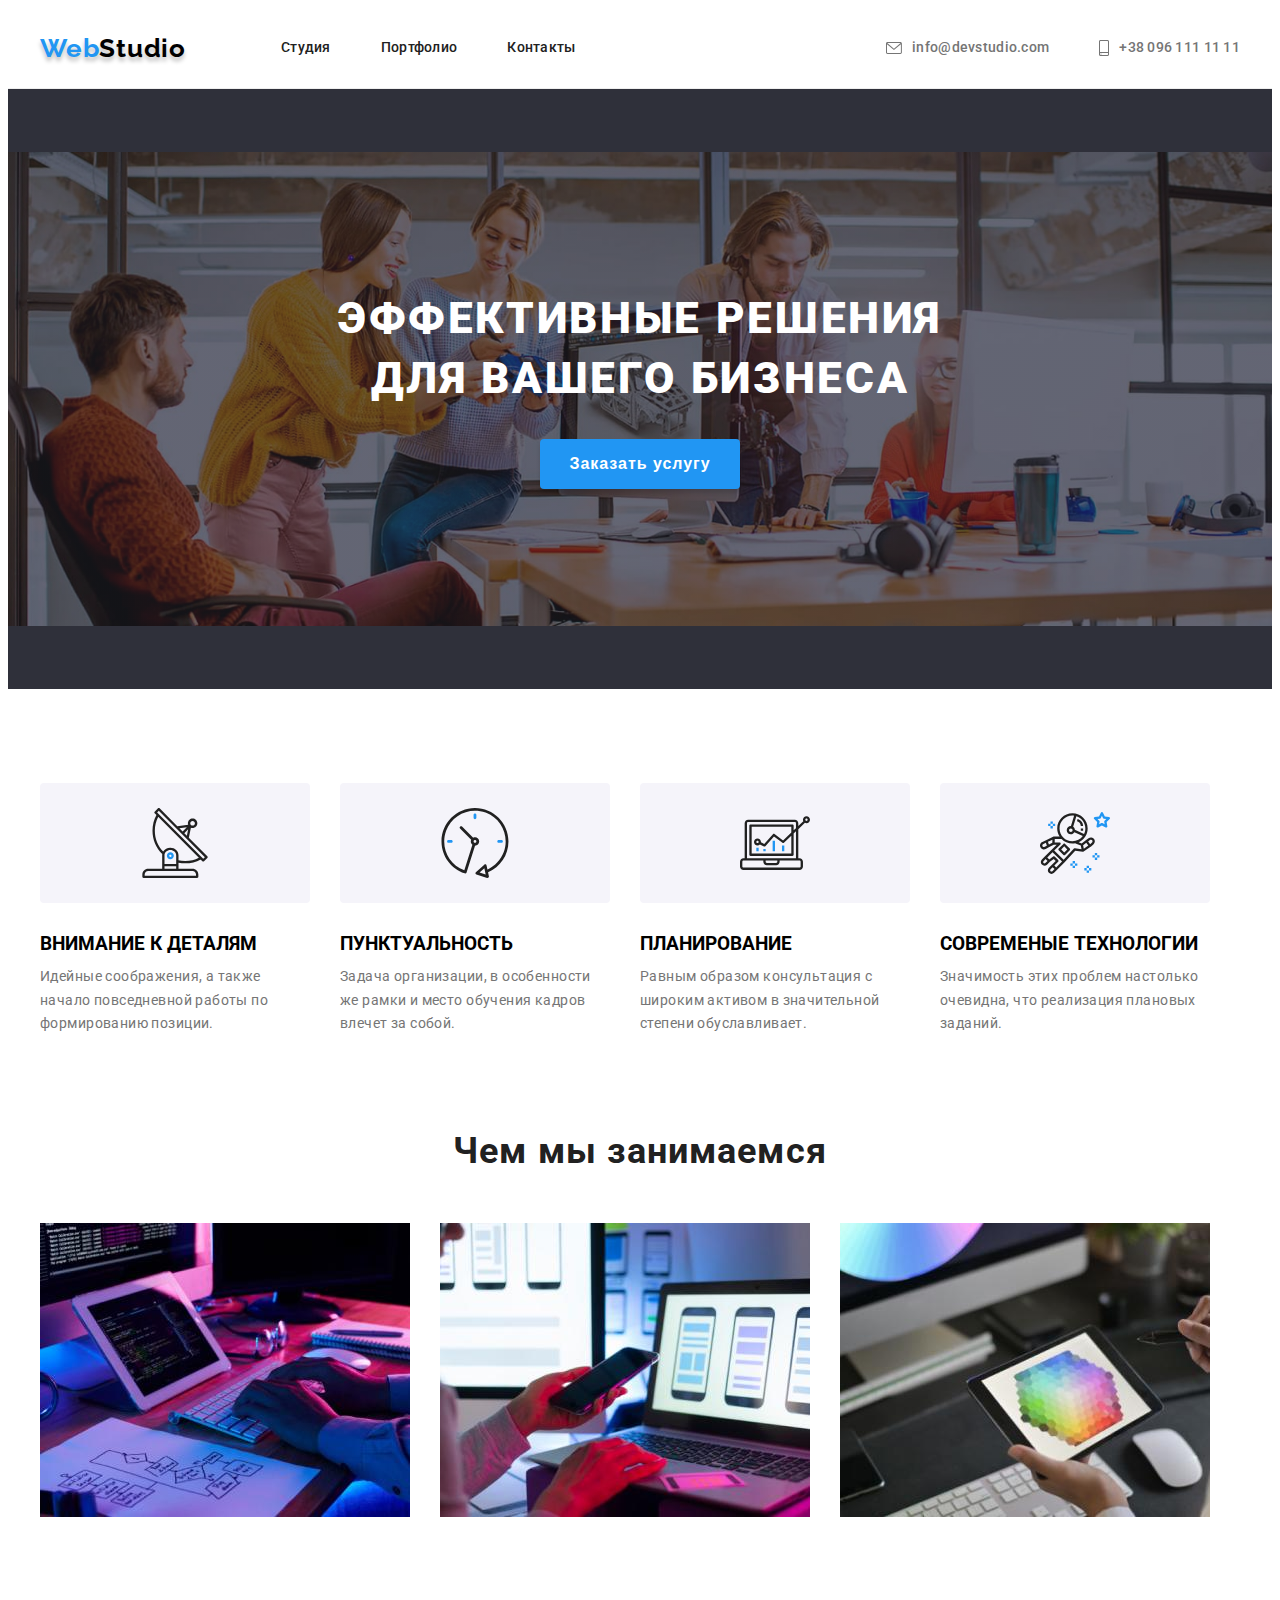
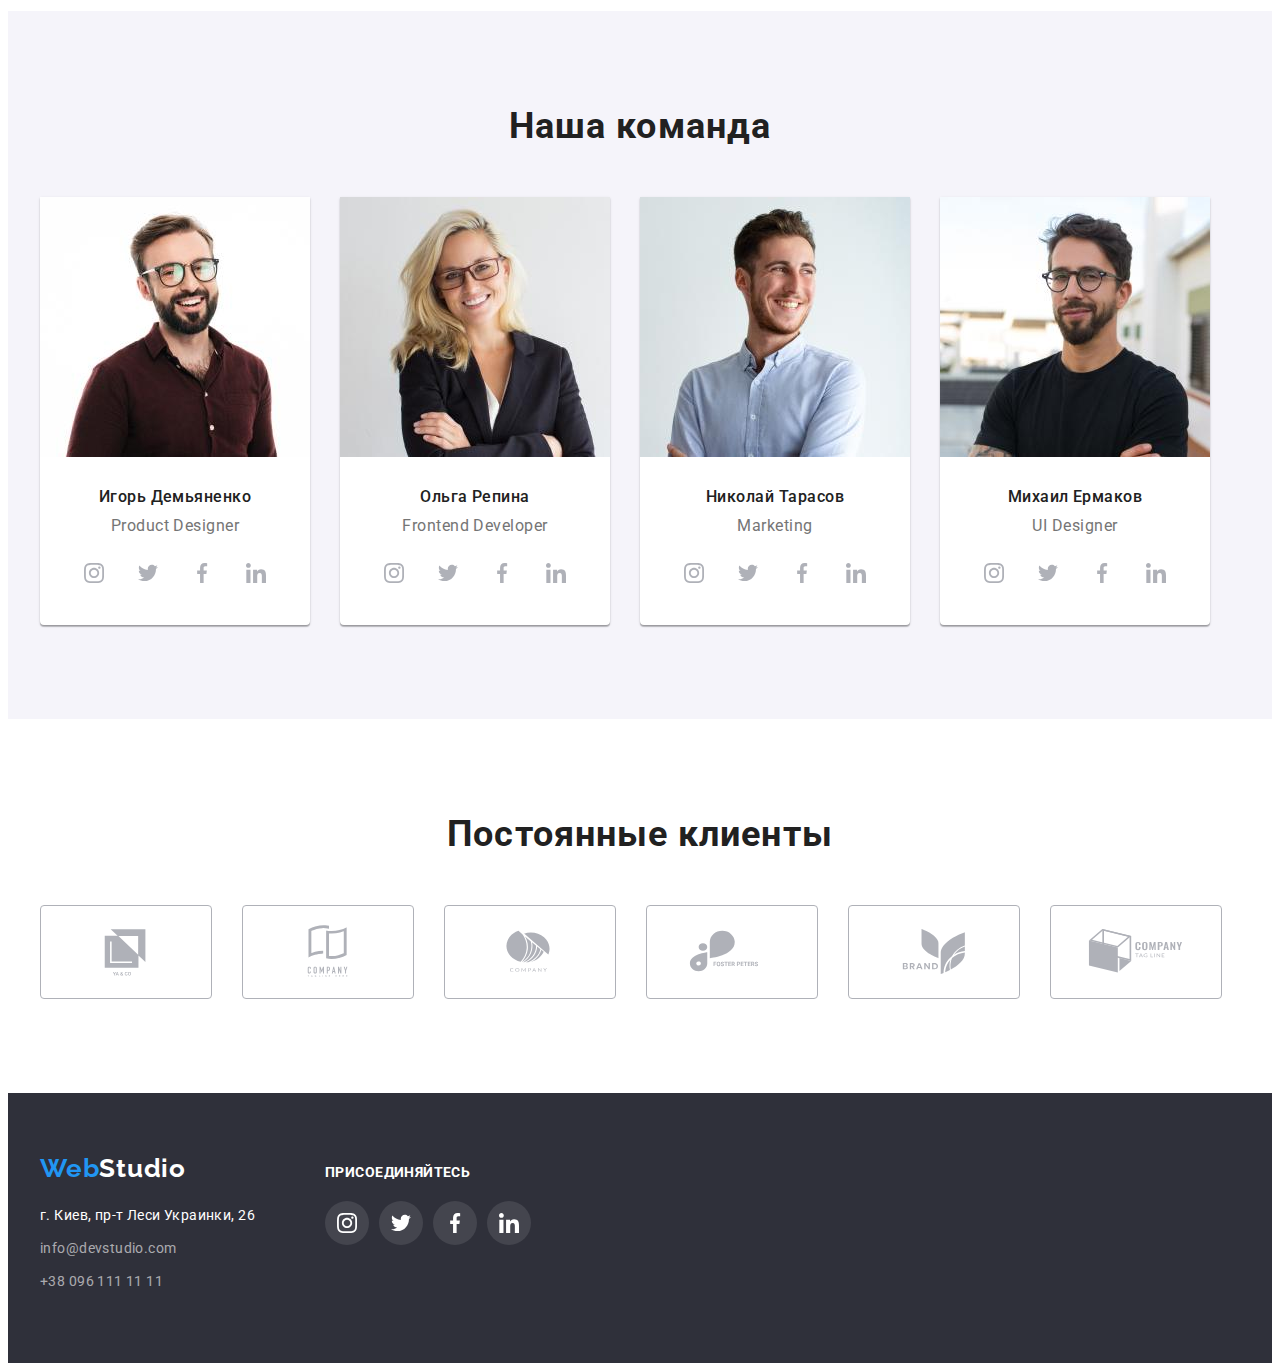
<file: index.html>
<!DOCTYPE html>
<html lang="ru">
    <head>
        <meta charset="UTF-8">
        <meta http-equiv="X-UA-Compatible" content="IE=edge">
        <meta name="viewport" content="width=device-width, initial-scale=1.0">
        <title>Document</title>
        <link rel="preconnect" href="https://fonts.googleapis.com">
        <link rel="preconnect" href="https://fonts.gstatic.com" crossorigin>
        <link href="https://fonts.googleapis.com/css2?family=Raleway:wght@700&family=Roboto:wght@400;500;700;900&display=swap" rel="stylesheet">
        <link rel="stylesheet" href="https://cdnjs.cloudflare.com/ajax/libs/modern-normalize/1.1.0/modern-normalize.min.css"
            integrity="sha512-wpPYUAdjBVSE4KJnH1VR1HeZfpl1ub8YT/NKx4PuQ5NmX2tKuGu6U/JRp5y+Y8XG2tV+wKQpNHVUX03MfMFn9Q=="
            crossorigin="anonymous" referrerpolicy="no-referrer" />
        <link rel="stylesheet" href="./css/styles.css" />
    </head>
        <body>
                <!-- Sectiov Header -->
                <header class="header">
                    <div class="conteiner header-conteiner">
                        <nav class="header-navigation">
                            <a class="header-logo" href="./index.html">
                                <span class="logo-web">Web</span>Studio
                            </a>
                            <ul class="header-list">
                                <li class="header-item">
                                    <a class="header-link" href="./index.html">Студия</a>
                                </li>
                                <li class="header-item">
                                    <a class="header-link" href="./portfolio.html">Портфолио</a>
                                </li>
                                <li class="header-item">
                                    <a class="header-link" href="#contacts">Контакты</a>
                                </li>
                            </ul>
                        </nav>
                            <ul class="header-contacts-list">
                                <li class="header-item">
                                    <a class="header-contacts-link" href="mailto:info@devstudio.com">
                                        <svg class="contacts-icon" width="16" height="12">
                                            <use href="./images/icons.svg#icon-envelope"></use>
                                        </svg>info@devstudio.com
                                    </a>
                                </li>
                                <li class="header-item">
                                    <a class="header-contacts-link" href="tel:+380961111111">
                                        <svg class="contacts-icon" width="10" height="16">
                                            <use href="./images/icons.svg#icon-smartphone"></use>
                                        </svg>+38 096 111 11 11
                                    </a>
                                </li>
                            </ul>
                    </div>
                </header>

                <main>
                    <!-- Section Hero -->
                    <section class="hero">
                        <div class="conteiner">
                            <h1 class="hero-title">Эффективные решения <br> для вашего бизнеса</h1>
                            <button class="hero-btn" type="button">Заказать услугу</button>
                        </div>
                    </section>

                    <!-- Section Advantage  -->
                    <section class="section">
                        <div class="conteiner">
                            <h2 class="visually-hidden">Особености</h2>
                                <ul class="advantage-list">
                                    <li class="advantage-item">
                                        <div class="icon-box">
                                            <svg class="advantage-icon" width="70" height="70">
                                                <use href="./images/icons.svg#icon-antenna"></use>
                                            </svg>
                                        </div>
                                        <h3 class="advantage-title">ВНИМАНИЕ К ДЕТАЛЯМ</h3>
                                        <p class="advantage-desc">Идейные соображения, а также начало повседневной работы по формированию позиции.</p>
                                    </li>
                                    <li class="advantage-item">
                                        <div class="icon-box">
                                            <svg class="advantage-icon" width="70" height="70">
                                                <use href="./images/icons.svg#icon-clock"></use>
                                            </svg>
                                        </div>
                                        <h3 class="advantage-title">ПУНКТУАЛЬНОСТЬ</h3>
                                        <p class="advantage-desc">Задача организации, в особенности же рамки и место обучения кадров влечет за собой.</p>
                                    </li>
                                    <li class="advantage-item">
                                        <div class="icon-box">
                                            <svg class="advantage-icon" width="70" height="70">
                                                <use href="./images/icons.svg#icon-diagram"></use>
                                            </svg>
                                        </div>
                                        <h3 class="advantage-title">ПЛАНИРОВАНИЕ</h3>
                                        <p class="advantage-desc">Равным образом консультация с широким активом в значительной степени обуславливает.</p>
                                    </li>
                                    <li class="advantage-item">
                                        <div class="icon-box">
                                            <svg class="advantage-icon" width="70" height="70">
                                                <use href="./images/icons.svg#icon-astronaut"></use>
                                            </svg>
                                        </div>
                                        <h3 class="advantage-title">СОВРЕМЕНЫЕ ТЕХНОЛОГИИ</h3>
                                        <p class="advantage-desc">Значимость этих проблем настолько очевидна, что реализация плановых заданий.</p>
                                    </li>
                                </ul>
                        </div>
                    </section>

                    <!-- Section Work -->
                    <section class="section work-section">
                        <div class="conteiner">
                            <h2 class="title-h2 working-title">Чем мы занимаемся</h2>
                            <ul class="work-list">
                                <li class="working-item">
                                    <img src="./images/box1.jpg" alt="компьютерный стол на котором стоит компьютер и планшет" width="370" height="294">
                                </li>
                                <li class="working-item">
                                    <img src="./images/box2.jpg" alt="человек с телефоном и ноутбуком за столом" width="370" height="294">
                                </li>
                                <li class="working-item">
                                    <img src="./images/box3.jpg" alt="человек рисует на планшете" width="370" height="294">
                                </li>
                            </ul>
                        </div>
                    </section>

                    <!-- Section Our Team -->
                    <section class="section team-section">
                        <div class="conteiner">
                            <h2 class="title-h2 team-title">Наша команда</h2>
                            <ul class="team-list">
                                <li class="team-item">
                                    <img src="./images/team-img1.jpg" alt="мужчина с бородой и в очках" width="270" height="260"/>
                                    <div class="team-text">
                                        <h3 class="team-title-name">Игорь Демьяненко</h3>
                                        <p class="team-desc" lang="en">Product Designer</p>
                                        <ul class="social-list list">
                                            <li class="social-item">
                                                <a class="social-link" href="">
                                                    <svg class="social-icon" width="20" height="20">
                                                        <use href="./images/icons.svg#icon-instagram"></use>
                                                    </svg>
                                                </a>
                                            </li>
                                            <li class="social-item">
                                                <a class="social-link" href="">
                                                    <svg class="social-icon" width="20" height="20">
                                                        <use href="./images/icons.svg#icon-twitter"></use>
                                                    </svg>
                                                </a>
                                            </li>
                                            <li class="social-item">
                                                <a class="social-link" href="">
                                                    <svg class="social-icon" width="20" height="20">
                                                        <use href="./images/icons.svg#icon-facebook"></use>
                                                    </svg>
                                                </a>
                                            </li>
                                            <li class="social-item">
                                                <a class="social-link" href="">
                                                    <svg class="social-icon" width="20" height="20">
                                                        <use href="./images/icons.svg#icon-linkedin"></use>
                                                    </svg>
                                                </a>
                                            </li>
                                        </ul>
                                    </div>
                                </li>
                                <li class="team-item">
                                    <img src="./images/team-img2.jpg" alt="девушка блондина в очках" width="270" height="260"/>
                                    <div class="team-text">
                                        <h3 class="team-title-name">Ольга Репина</h3>
                                        <p class="team-desc" lang="en">Frontend Developer</p>
                                        <ul class="social-list list">
                                            <li class="social-item">
                                                <a class="social-link" href="">
                                                    <svg class="social-icon" width="20" height="20">
                                                        <use href="./images/icons.svg#icon-instagram"></use>
                                                    </svg>
                                                </a>
                                            </li>
                                            <li class="social-item">
                                                <a class="social-link" href="">
                                                    <svg class="social-icon" width="20" height="20">
                                                        <use href="./images/icons.svg#icon-twitter"></use>
                                                    </svg>
                                                </a>
                                            </li>
                                            <li class="social-item">
                                                <a class="social-link" href="">
                                                    <svg class="social-icon" width="20" height="20">
                                                        <use href="./images/icons.svg#icon-facebook"></use>
                                                    </svg>
                                                </a>
                                            </li>
                                            <li class="social-item">
                                                <a class="social-link" href="">
                                                    <svg class="social-icon" width="20" height="20">
                                                        <use href="./images/icons.svg#icon-linkedin"></use>
                                                    </svg>
                                                </a>
                                            </li>
                                        </ul>
                                    </div>
                                </li>
                                <li class="team-item">
                                    <img src="./images/team-img3.jpg" alt="молодой человек с бородой" width="270" height="260"/>
                                    <div class="team-text">
                                        <h3 class="team-title-name">Николай Тарасов</h3>
                                        <p class="team-desc" lang="en">Marketing</p>
                                        <ul class="social-list list">
                                            <li class="social-item">
                                                <a class="social-link" href="">
                                                    <svg class="social-icon" width="20" height="20">
                                                        <use href="./images/icons.svg#icon-instagram"></use>
                                                    </svg>
                                                </a>
                                            </li>
                                            <li class="social-item">
                                                <a class="social-link" href="">
                                                    <svg class="social-icon" width="20" height="20">
                                                        <use href="./images/icons.svg#icon-twitter"></use>
                                                    </svg>
                                                </a>
                                            </li>
                                            <li class="social-item">
                                                <a class="social-link" href="">
                                                    <svg class="social-icon" width="20" height="20">
                                                        <use href="./images/icons.svg#icon-facebook"></use>
                                                    </svg>
                                                </a>
                                            </li>
                                            <li class="social-item">
                                                <a class="social-link" href="">
                                                    <svg class="social-icon" width="20" height="20">
                                                        <use href="./images/icons.svg#icon-linkedin"></use>
                                                    </svg>
                                                </a>
                                            </li>
                                        </ul>
                                    </div>
                                </li>
                                <li class="team-item">
                                    <img src="./images/team-img4.jpg" alt="молодой человек с бородой и в очках" width="270" height="260"/>
                                    <div class="team-text">
                                        <h3 class="team-title-name">Михаил Ермаков</h3>
                                        <p class="team-desc" lang="en">UI Designer</p>
                                        <ul class="social-list list">
                                            <li class="social-item">
                                                <a class="social-link" href="">
                                                    <svg class="social-icon" width="20" height="20">
                                                        <use href="./images/icons.svg#icon-instagram"></use>
                                                    </svg>
                                                </a>
                                            </li>
                                            <li class="social-item">
                                                <a class="social-link" href="">
                                                    <svg class="social-icon" width="20" height="20">
                                                        <use href="./images/icons.svg#icon-twitter"></use>
                                                    </svg>
                                                </a>
                                            </li>
                                            <li class="social-item">
                                                <a class="social-link" href="">
                                                    <svg class="social-icon" width="20" height="20">
                                                        <use href="./images/icons.svg#icon-facebook"></use>
                                                    </svg>
                                                </a>
                                            </li>
                                            <li class="social-item">
                                                <a class="social-link" href="">
                                                    <svg class="social-icon" width="20" height="20">
                                                        <use href="./images/icons.svg#icon-linkedin"></use>
                                                    </svg>
                                                </a>
                                            </li>
                                        </ul>
                                    </div>
                                </li>
                            </ul>
                        </div>
                    </section>

                    <!-- Section Clients -->
                    <section class="section">
                        <div class="conteiner">
                            <h2 class="title-h2 clients-title">Постоянные клиенты</h2>
                            <ul class="list clients-list">
                                <li class="clients-item">
                                    <a class="clients-link" href="">
                                    <svg class="clients-icon" width="106" height="60">
                                            <use href="./images/icons.svg#icon-logo1"></use>
                                        </svg>
                                    </a>
                                </li>
                                <li class="clients-item">
                                    <a class="clients-link" href="">
                                        <svg class="clients-icon" width="106" height="60">
                                            <use href="./images/icons.svg#icon-logo2"></use>
                                        </svg>
                                    </a>
                                </li>
                                <li class="clients-item">
                                    <a class="clients-link" href="">
                                        <svg class="clients-icon" width="106" height="60">
                                            <use href="./images/icons.svg#icon-logo3"></use>
                                        </svg>
                                    </a>
                                </li>
                                <li class="clients-item">
                                    <a class="clients-link" href="">
                                        <svg class="clients-icon" width="106" height="60">
                                            <use href="./images/icons.svg#icon-logo4"></use>
                                        </svg>
                                    </a>
                                </li>
                                <li class="clients-item">
                                    <a class="clients-link" href="">
                                        <svg class="clients-icon" width="106" height="60">
                                            <use href="./images/icons.svg#icon-logo5"></use>
                                        </svg>
                                    </a>
                                </li>
                                <li class="clients-item">
                                    <a class="clients-link" href="">
                                        <svg class="clients-icon" width="106" height="60">
                                            <use href="./images/icons.svg#icon-logo6"></use>
                                        </svg>
                                    </a>
                                </li>
                            </ul>
                        </div>
                    </section>
                </main>

                <!-- Section Footer -->
                <footer class="footer">
                    <div class="conteiner foter-conteiner">
                        <div class="footer-box1">
                            <a class="footer-logo" href="./index.html">
                                <span class="footer-logo-web">Web</span><span class="footer-logo-studio">Studio</span>
                            </a>
                            <address id="contacts" class="contacts-address">
                                    <ul class="footer-list">
                                        <li class="footer-item">
                                            <a class="footer-addres" href="https://goo.gl/maps/XqXymraPGeY7W97GA">г. Киев, пр-т Леси Украинки, 26</a>
                                        </li>
                                        <li class="footer-item">
                                            <a class="footer-link" href="mailto:info@devstudio.com">info@devstudio.com</a>
                                        </li>
                                        <li class="footer-item">
                                            <a class="footer-link" href="tel:+380961111111">+38 096 111 11 11</a>
                                        </li>
                                    </ul>
                            </address>
                        </div>
                        <div class="footer-box2">
                            <p class="footer-desc">присоединяйтесь</p>
                            <ul class="social-list list">
                                <li class="footer-social-item">
                                    <a class="footer-social-link" href="">
                                        <svg class="footer-social-icon" width="20" height="20">
                                            <use href="./images/icons.svg#icon-instagram"></use>
                                        </svg>
                                    </a>
                                </li>
                                <li class="footer-social-item">
                                    <a class="footer-social-link" href="">
                                        <svg class="footer-social-icon" width="20" height="20">
                                            <use href="./images/icons.svg#icon-twitter"></use>
                                        </svg>
                                    </a>
                                </li>
                                <li class="footer-social-item">
                                    <a class="footer-social-link" href="">
                                        <svg class="footer-social-icon" width="20" height="20">
                                            <use href="./images/icons.svg#icon-facebook"></use>
                                        </svg>
                                    </a>
                                </li>
                                <li class="footer-social-item">
                                    <a class="footer-social-link" href="">
                                        <svg class="footer-social-icon" width="20" height="20">
                                            <use href="./images/icons.svg#icon-linkedin"></use>
                                        </svg>
                                    </a>
                                </li>
                            </ul>
                        </div>
                    </div>
                </footer>
        </body>
</html>
</file>
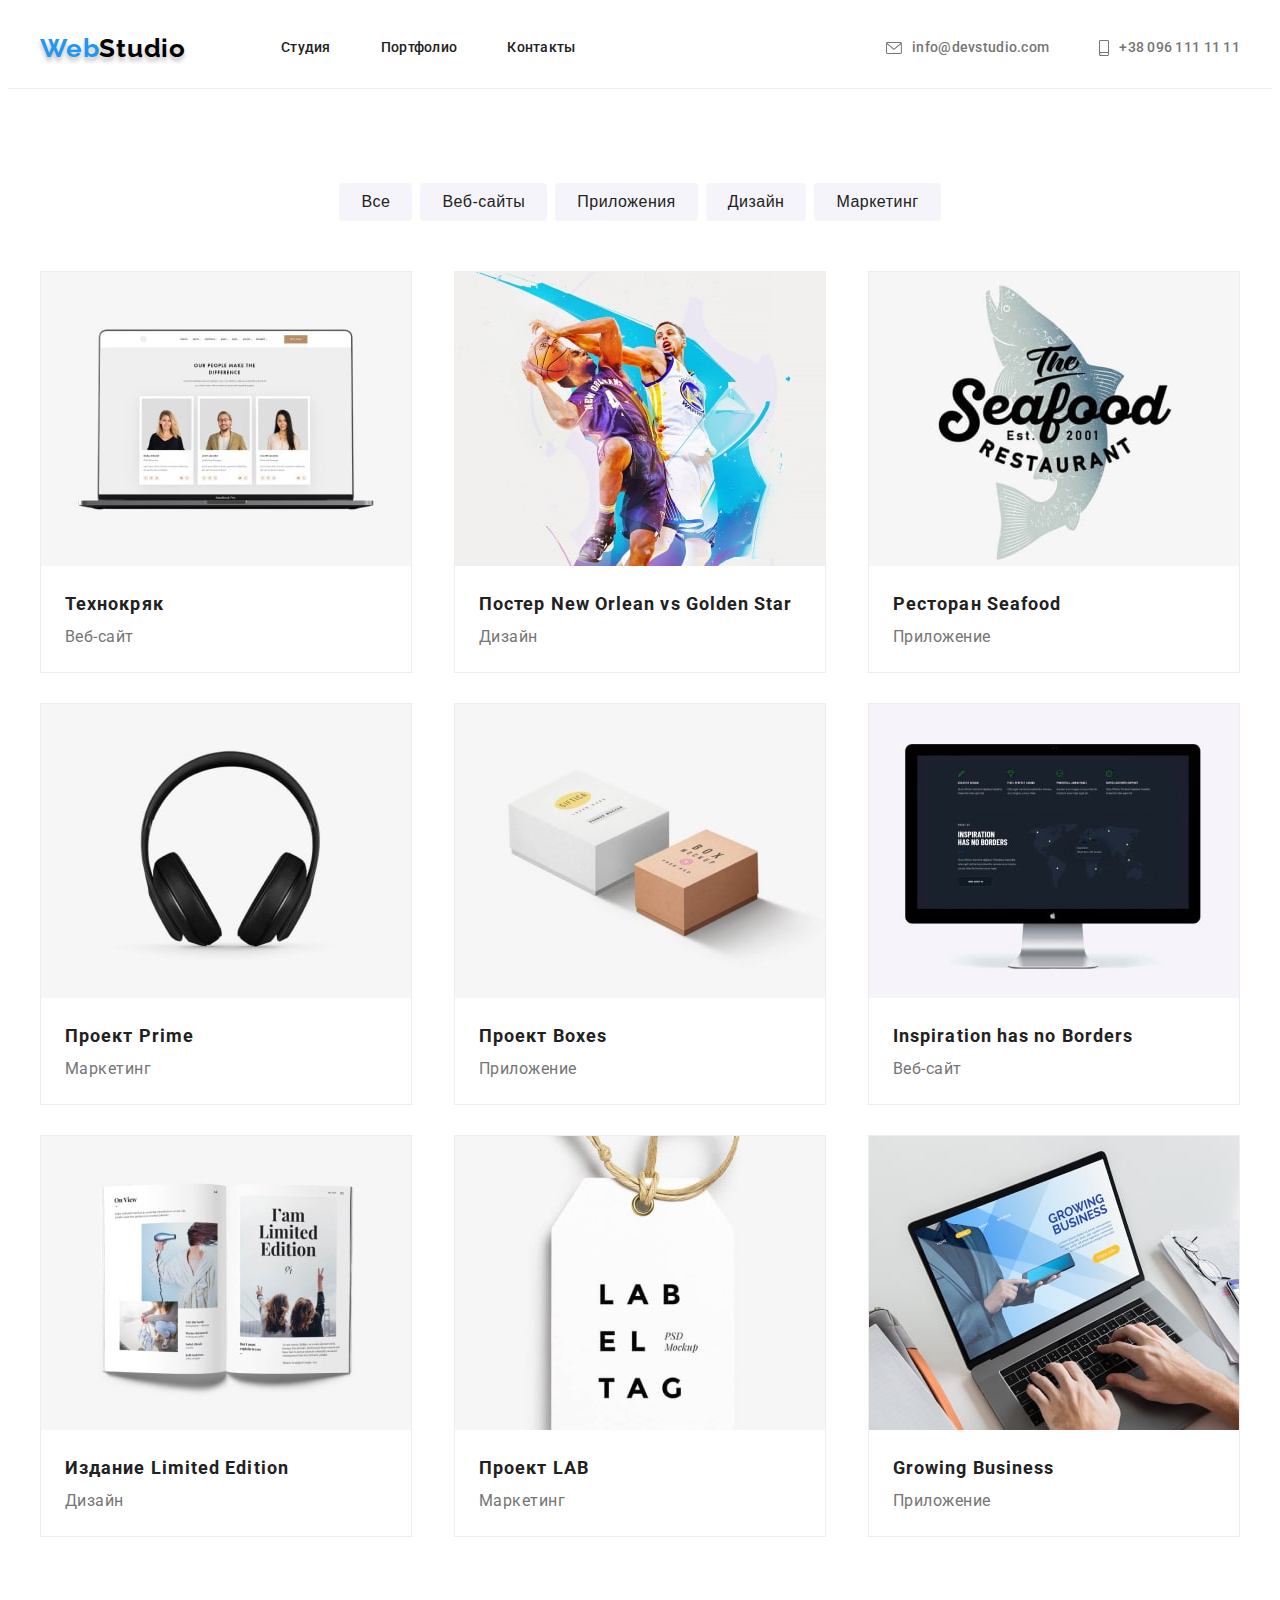
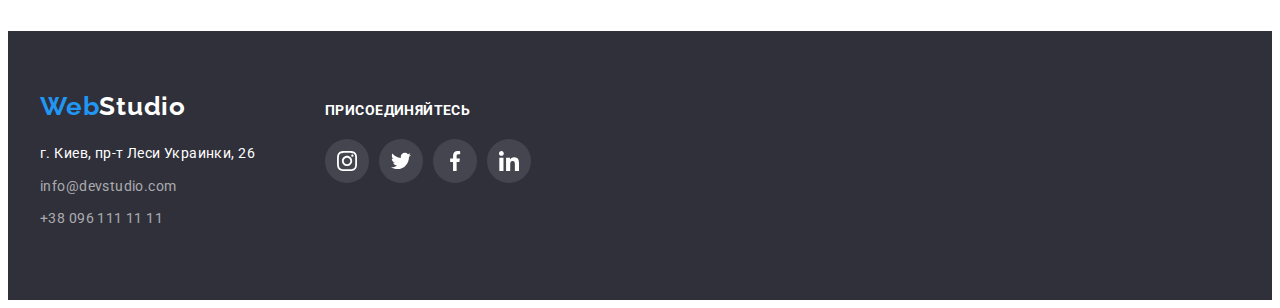
<file: portfolio.html>
<!DOCTYPE html>
<html lang="ru">
    <head>
        <meta charset="UTF-8">
        <meta http-equiv="X-UA-Compatible" content="IE=edge">
        <meta name="viewport" content="width=device-width, initial-scale=1.0">
        <title>Document</title>
        <link rel="preconnect" href="https://fonts.googleapis.com">
        <link rel="preconnect" href="https://fonts.gstatic.com" crossorigin>
        <link href="https://fonts.googleapis.com/css2?family=Raleway:wght@700&family=Roboto:wght@400;500;700;900&display=swap" rel="stylesheet">
                <link rel="stylesheet" href="https://cdnjs.cloudflare.com/ajax/libs/modern-normalize/1.1.0/modern-normalize.min.css"
                    integrity="sha512-wpPYUAdjBVSE4KJnH1VR1HeZfpl1ub8YT/NKx4PuQ5NmX2tKuGu6U/JRp5y+Y8XG2tV+wKQpNHVUX03MfMFn9Q=="
                    crossorigin="anonymous" referrerpolicy="no-referrer" />
        <link rel="stylesheet" href="./css/styles.css" />
    </head>
        <body>
                <!-- Sectiov Header -->
                <header class="header">
                    <div class="conteiner header-conteiner">
                        <nav class="header-navigation">
                            <a class="header-logo" href="./index.html">
                                <span class="logo-web">Web</span>Studio
                            </a>
                            <ul class="list header-list">
                                <li class="header-item">
                                    <a class="header-link" href="./index.html">Студия</a>
                                </li>
                                <li class="header-item">
                                    <a class="header-link" href="./portfolio.html">Портфолио</a>
                                </li>
                                <li class="header-item">
                                    <a class="header-link"  href="#contacts">Контакты</a>
                                </li>
                            </ul>
                        </nav>                                
                            <ul class="header-contacts-list">
                                <li class="header-item">
                                    <a class="header-contacts-link" href="mailto:info@devstudio.com">
                                        <svg class="contacts-icon" width="16" height="12">
                                            <use href="./images/icons.svg#icon-envelope"></use>
                                        </svg>info@devstudio.com
                                    </a>
                                </li>
                                <li class="header-item">
                                    <a class="header-contacts-link" href="tel:+380961111111">
                                        <svg class="contacts-icon" width="10" height="16">
                                            <use href="./images/icons.svg#icon-smartphone"></use>
                                        </svg>+38 096 111 11 11
                                    </a>
                                </li>
                            </ul>
                        
                    </div>
                </header>

                <main>
                    <!-- Section Portfolio -->
                    <section class="section">
                        <div class="conteiner">
                            <h1 class="visually-hidden">Портфолио</h1>
                            <ul class="filters-list">
                                <li class="filters-item">
                                    <button class="filters-btn" type="button">Все</button>
                                </li>
                                <li class="filters-item">
                                    <button class="filters-btn" type="button">Веб-сайты</button>
                                </li>
                                <li class="filters-item">
                                    <button class="filters-btn" type="button">Приложения</button>
                                </li>
                                <li class="filters-item">
                                    <button class="filters-btn" type="button">Дизайн</button>
                                </li>
                                <li class="filters-item">
                                    <button class="filters-btn" type="button">Маркетинг</button>
                                </li>
                            </ul>    
                            <ul class="portfolio-list">
                                <li class="portfolio-item">
                                    <a class="portfolio-link" href="">
                                        <img src="./images/project1.jpg" alt="фотография ноутбука" width="370" height="294">
                                        <div class="portfolio-text">
                                            <h2 class="portfolio-title">Технокряк</h2>
                                            <p class="portfolio-desc">Веб-сайт</p>
                                        </div>
                                    </a>
                                </li>
                                <li class="portfolio-item">
                                    <a class="portfolio-link" href="">
                                        <img src="./images/project2.jpg" alt="постер с двумя баскетбалистами" width="370" height="294"> 
                                        <div class="portfolio-text">
                                            <h2 class="portfolio-title">Постер New Orlean vs Golden Star</h2>
                                            <p class="portfolio-desc">Дизайн</p>
                                        </div>
                                    </a>
                                </li>
                                <li class="portfolio-item">
                                    <a class="portfolio-link" href="">
                                        <img src="./images/project3.jpg" alt="логотип ресторана">
                                        <div class="portfolio-text">
                                            <h2 class="portfolio-title">Ресторан Seafood</h2>
                                            <p class="portfolio-desc">Приложение</p>
                                        </div>
                                    </a>
                                </li>
                                <li class="portfolio-item">
                                    <a class="portfolio-link" href="">
                                        <img src="./images/project4.jpg" alt="фотография наушников" width="370" height="294">
                                        <div class="portfolio-text">
                                            <h2 class="portfolio-title">Проект Prime</h2>
                                            <p class="portfolio-desc">Маркетинг</p>
                                        </div>
                                    </a>
                                </li>
                                <li class="portfolio-item">
                                    <a class="portfolio-link" href="">
                                        <img src="./images/project5.jpg" alt="фотография двух коробок" width="370" height="294">
                                        <div class="portfolio-text">
                                            <h2 class="portfolio-title">Проект Boxes</h2>
                                            <p class="portfolio-desc">Приложение</p>
                                        </div>
                                    </a>
                                </li>
                                <li class="portfolio-item">
                                    <a class="portfolio-link" href="">
                                        <img src="./images/project6.jpg" alt="фотография монитора" width="370" height="294">
                                        <div class="portfolio-text">
                                            <h2 class="portfolio-title" lang="en">Inspiration has no Borders</h2>
                                            <p class="portfolio-desc">Веб-сайт</p>
                                        </div>
                                    </a>
                                </li>
                                <li class="portfolio-item">
                                    <a class="portfolio-link" href="">
                                        <img src="./images/project7.jpg" alt="фотография книги" width="370" height="294">
                                        <div class="portfolio-text">
                                            <h2 class="portfolio-title">Издание Limited Edition</h2>
                                            <p class="portfolio-desc">Дизайн</p>
                                        </div>
                                    </a>
                                </li>
                                <li class="portfolio-item">
                                    <a class="portfolio-link" href="">
                                        <img src="./images/project8.jpg" alt="фотография этикетки" width="370" height="294">
                                        <div class="portfolio-text">
                                            <h2 class="portfolio-title">Проект LAB</h2>
                                            <p class="portfolio-desc">Маркетинг</p>
                                        </div>
                                    </a>
                                </li>
                                <li class="portfolio-item">
                                    <a class="portfolio-link" href="">
                                        <img src="./images/project9.jpg" alt="ноутбук стоит на столе" width="370" height="294">
                                            <div class="portfolio-text">
                                                <h2 class="portfolio-title" lang="en">Growing Business</h2>
                                                <p class="portfolio-desc">Приложение</p>
                                            </div>
                                    </a>
                                </li>
                            </ul>
                        </div>
                    </section>
                </main>

                    <!-- Section Footer -->
                <footer class="footer">
                    <div class="conteiner foter-conteiner">
                        <div class="footer-box1">
                            <a class="footer-logo" href="./index.html">
                                <span class="footer-logo-web">Web</span><span class="footer-logo-studio">Studio</span>
                            </a>
                            <address id="contacts" class="contacts-address">
                                <ul class="footer-list">
                                    <li class="footer-item">
                                        <a class="footer-addres" href="https://goo.gl/maps/XqXymraPGeY7W97GA">г. Киев, пр-т Леси
                                            Украинки, 26</a>
                                    </li>
                                    <li class="footer-item">
                                        <a class="footer-link" href="mailto:info@devstudio.com">info@devstudio.com</a>
                                    </li>
                                    <li class="footer-item">
                                        <a class="footer-link" href="tel:+380961111111">+38 096 111 11 11</a>
                                    </li>
                                </ul>
                            </address>
                        </div>
                        <div class="footer-box2">
                            <p class="footer-desc">присоединяйтесь</p>
                            <ul class="social-list list">
                                <li class="footer-social-item">
                                    <a class="footer-social-link" href="">
                                        <svg class="footer-social-icon" width="20" height="20">
                                            <use href="./images/icons.svg#icon-instagram"></use>
                                        </svg>
                                    </a>
                                </li>
                                <li class="footer-social-item">
                                    <a class="footer-social-link" href="">
                                        <svg class="footer-social-icon" width="20" height="20">
                                            <use href="./images/icons.svg#icon-twitter"></use>
                                        </svg>
                                    </a>
                                </li>
                                <li class="footer-social-item">
                                    <a class="footer-social-link" href="">
                                        <svg class="footer-social-icon" width="20" height="20">
                                            <use href="./images/icons.svg#icon-facebook"></use>
                                        </svg>
                                    </a>
                                </li>
                                <li class="footer-social-item">
                                    <a class="footer-social-link" href="">
                                        <svg class="footer-social-icon" width="20" height="20">
                                            <use href="./images/icons.svg#icon-linkedin"></use>
                                        </svg>
                                    </a>
                                </li>
                            </ul>
                        </div>
                    </div>
                </footer>
        </body>
</html>
</file>
<file: css/styles.css>
:root {
  --мain-color: #212121;
  --second-color: #ffffff;
  --text-color: #757575;
  --accent-color: #2196f3;
  --address-color: rgba(255, 255, 255, 0.6);
}
body {
  font-family: "Roboto", sans-serif;
}
button {
  cursor: pointer;
}
img {
  display: block;
  max-width: 100%;
  height: auto;
}
h1,
h2,
h3,
p,
ul {
  margin: 0;
}
ul {
  list-style: none;
  margin: 0;
  padding: 0;
}
a {
  text-decoration: none;
}
.visually-hidden {
  position: absolute;
  white-space: nowrap;
  width: 1px;
  height: 1px;
  overflow: hidden;
  border: 0;
  padding: 0;
  clip: rect(0 0 0 0);
  clip-path: inset(50%);
  margin: -1px;
}
.conteiner {
  width: 1200px;
  padding-left: 15px;
  padding-right: 15px;
  margin-left: auto;
  margin-right: auto;
}
.section {
  padding: 94px 0;
}
.img {
  display: block;
  max-width: 100%;
  height: auto;
}
.title-h2 {
  font-weight: 700;
  font-size: 36px;
  line-height: 1.17;
  text-align: center;
  letter-spacing: 0.03em;
  color: var(--мain-color);
}

/* Section Header */
.header {
  background-color: var(--second-color);
  border-bottom: 1px solid #eeeeee;
}
.header-conteiner {
  display: flex;
  align-items: center;
}
.header-navigation {
  display: flex;
  align-items: center;
}
.header-list {
  display: flex;
}
.header-contacts-list {
  display: flex;
  margin-left: auto;
}
.header-logo {
  margin-right: 95px;
}
.header-item:not(:last-child) {
  margin-right: 50px;
}
.header-logo {
  font-family: Raleway;
  font-weight: 700;
  font-size: 26px;
  line-height: 1.19;
  letter-spacing: 0.03em;
  color: #000000;
  text-shadow: 0px 4px 4px rgba(0, 0, 0, 0.25);
}
.logo-web {
  color: var(--accent-color);
  text-shadow: 0px 4px 4px rgba(0, 0, 0, 0.25);
}
.header-link {
  font-weight: 500;
  font-size: 14px;
  line-height: 1.14;
  letter-spacing: 0.02em;
  color: var(--мain-color);
  display: block;
  padding: 32px 0;
}
.header-link:hover,
.header-link:focus {
  color: var(--accent-color);
}
.header-contacts-link {
  font-weight: 500;
  font-size: 14px;
  line-height: 1.14;
  letter-spacing: 0.02em;
  color: var(--text-color);
  align-items: center;
  display: flex;
}
.header-contacts-link:hover,
.header-contacts-link:focus {
  color: var(--accent-color);
}
.contacts-icon {
  fill: currentColor;
  margin-right: 10px;
}

/* Section Hero */
.hero {
  background-color: #2f303a;
  background-image: linear-gradient(
      rgba(47, 48, 58, 0.4),
      rgba(47, 48, 58, 0.4)
    ),
    url(../images/hero-Img.jpg);
  background-repeat: no-repeat;
  background-position: center;
  background-size: contain;
  max-width: 1600px;
  padding-top: 200px;
  padding-bottom: 200px;
  margin-left: auto;
  margin-right: auto;
}
.hero-title {
  font-weight: 900;
  font-size: 44px;
  line-height: 1.36;
  text-align: center;
  letter-spacing: 0.06em;
  text-transform: uppercase;
  color: var(--second-color);
  margin-bottom: 30px;
}
.hero-btn {
  margin: auto;
  display: block;
}
.hero-btn {
  font-weight: 700;
  font-size: 16px;
  line-height: 1.87;
  letter-spacing: 0.06em;
  min-width: 200px;
  min-height: 50px;
  color: var(--second-color);
  background-color: var(--accent-color);
  box-shadow: 0px 4px 4px rgba(0, 0, 0, 0.15);
  border: transparent;
  border-radius: 4px;
}
.hero-btn:hover,
.hero-btn:focus {
  background: #188ce8;
  box-shadow: 0px 4px 4px rgba(0, 0, 0, 0.15);
  border-radius: 4px;
  border: transparent;
}

/* Section Advantage */
.advantage-list {
  display: flex;
}
.advantage-item {
  width: 270px;
}
.advantage-item:not(:last-child) {
  margin-right: 30px;
}
.advantage-title {
  margin-bottom: 10px;
}
.advantage-desc {
  font-size: 14px;
  line-height: 1.71;
  letter-spacing: 0.03em;
  color: var(--text-color);
}
.icon-box {
  width: 270px;
  height: 120px;
  background-color: #f5f4fa;
  border-radius: 4px;
  display: flex;
  align-items: center;
  justify-content: center;
  margin-bottom: 30px;
}

/* Sektion Work */
.work-section {
  padding-top: 0;
}
.work-list {
  display: flex;
}
.working-item:not(:last-child) {
  margin-right: 30px;
}
.working-title {
  margin-bottom: 50px;
}

/* Section Our Team */
.team-section {
  background-color: #f5f4fa;
}
.team-list {
  display: flex;
}
.team-item:not(:last-child) {
  margin-right: 30px;
}
.team-item {
  background: var(--second-color);
  box-shadow: 0px 1px 3px rgba(0, 0, 0, 0.12), 0px 1px 1px rgba(0, 0, 0, 0.14),
    0px 2px 1px rgba(0, 0, 0, 0.2);
  border-radius: 0px 0px 4px 4px;
}
.team-title {
  margin-bottom: 50px;
}
.team-text {
  padding-top: 30px;
  padding-bottom: 30px;
}
.team-title-name {
  font-weight: 500;
  font-size: 16px;
  line-height: 1.19;
  text-align: center;
  letter-spacing: 0.03em;
  color: var(--мain-color);
  margin-bottom: 10px;
}
.team-desc {
  font-size: 16px;
  line-height: 1.19;
  text-align: center;
  letter-spacing: 0.03em;
  color: var(--text-color);
  margin-bottom: 16px;
}
.social-list {
  display: flex;
  justify-content: center;
}
.social-item {
  width: 44px;
  height: 44px;
}
.social-item:not(:last-child) {
  margin-right: 10px;
}
.social-link {
  width: 100%;
  height: 100%;
  border-radius: 50%;
  display: flex;
  align-items: center;
  justify-content: center;
  color: #afb1b8;
}
.social-icon {
  fill: currentColor;
}
.social-link:hover,
.social-link:focus {
  color: var(--second-color);
  background-color: var(--accent-color);
}

/* Section Clients */
.clients-list {
  display: flex;
}
.clients-item:not(:last-child) {
  margin-right: 30px;
}
.clients-title {
  margin-bottom: 50px;
}
.clients-link {
  width: 170px;
  height: 92px;
  border-radius: 4px;
  border: 1px solid #afb1b8;
  display: flex;
  align-items: center;
  justify-content: center;
  color: #afb1b8;
}
.clients-icon {
  fill: currentColor;
}
.clients-link:hover,
.clients-link:focus {
  color: var(--accent-color);
  border: 1px solid var(--accent-color);
}

/*  Section Footer */
.footer {
  background-color: #2f303a;
  background-size: contain;
  max-width: 1600px;
  padding-top: 60px;
  padding-bottom: 60px;
  margin-left: auto;
  margin-right: auto;
}
.foter-conteiner {
  display: flex;
  align-items: baseline;
}
.footer-logo {
  display: block;
  margin-bottom: 20px;
}
.footer-item {
  padding-bottom: 9px;
}
.footer-logo-web {
  font-family: Raleway;
  font-weight: 700;
  font-size: 26px;
  line-height: 1.19;
  letter-spacing: 0.03em;
  color: var(--accent-color);
}
.footer-logo-studio {
  font-family: Raleway;
  font-weight: 700;
  font-size: 26px;
  line-height: 1.19;
  letter-spacing: 0.03em;
  color: var(--second-color);
}
.footer-addres {
  font-style: normal;
  font-weight: normal;
  font-size: 14px;
  line-height: 1.71;
  letter-spacing: 0.03em;
  color: var(--second-color);
}
.footer-addres:hover,
.footer-addres:focus {
  color: var(--accent-color);
}
.footer-link {
  font-style: normal;
  font-weight: normal;
  font-size: 14px;
  line-height: 1.71;
  letter-spacing: 0.03em;
  color: var(--address-color);
}
.footer-link:hover,
.footer-link:focus {
  color: var(--accent-color);
}
.footer-box2 {
  margin-left: 70px;
}
.footer-desc {
  font-weight: 700;
  font-size: 14px;
  line-height: 1.14;
  letter-spacing: 0.03em;
  text-transform: uppercase;
  color: #ffffff;
  margin-bottom: 20px;
}
.footer-social-list {
  display: flex;
  justify-content: center;
}
.footer-social-item {
  width: 44px;
  height: 44px;
}
.footer-social-item + .footer-social-item {
  margin-left: 10px;
}
.footer-social-link {
  width: 100%;
  height: 100%;
  background-color: rgba(255, 255, 255, 0.1);
  border-radius: 50%;
  display: flex;
  align-items: center;
  justify-content: center;
  color: #ffffff;
}
.footer-social-icon {
  fill: currentColor;
}
.footer-social-link:hover,
.footer-social-link:focus {
  background-color: var(--accent-color);
}

/* Section Portfolio */
.filters-list {
  display: flex;
  justify-content: center;
  margin-bottom: 50px;
}
.filters-item:not(:last-child) {
  margin-right: 8px;
}
.filters-btn {
  font-weight: 500;
  font-size: 16px;
  line-height: 1.62;
  text-align: center;
  letter-spacing: 0.03em;
  min-width: 73px;
  min-height: 38px;
  color: var(--мain-color);
  background-color: #f5f4fa;
  border: transparent;
  border-radius: 4px;
  padding: 6px 22px;
}
.filters-btn:hover,
.filters-btn:focus {
  color: var(--second-color);
  background-color: var(--accent-color);
  box-shadow: 0px 3px 1px rgba(0, 0, 0, 0.1), 0px 1px 2px rgba(0, 0, 0, 0.08),
    0px 2px 2px rgba(0, 0, 0, 0.12);
  border-radius: 4px;
}
.portfolio-list {
  display: flex;
  flex-wrap: wrap;
  justify-content: space-between;
}
.portfolio-list > .portfolio-item:not(:nth-last-child(-n + 3)) {
  margin-bottom: 30px;
}
.portfolio-text {
  padding: 20px 24px;
}
.portfolio-title {
  font-weight: 700;
  font-size: 18px;
  line-height: 2;
  letter-spacing: 0.06em;
  color: var(--мain-color);
}
.portfolio-desc {
  font-size: 16px;
  line-height: 1.87;
  letter-spacing: 0.03em;
  color: var(--text-color);
}
.portfolio-item {
  box-sizing: border-box;
  background: var(--second-color);
  border: 1px solid #eeeeee;
}
.portfolio-link {
  display: block;
}
.portfolio-link:hover,
.portfolio-link:focus {
  background: var(--second-color);
  box-shadow: 0px 1px 1px rgba(0, 0, 0, 0.12), 0px 4px 4px rgba(0, 0, 0, 0.06),
    1px 4px 6px rgba(0, 0, 0, 0.16);
}
</file>
